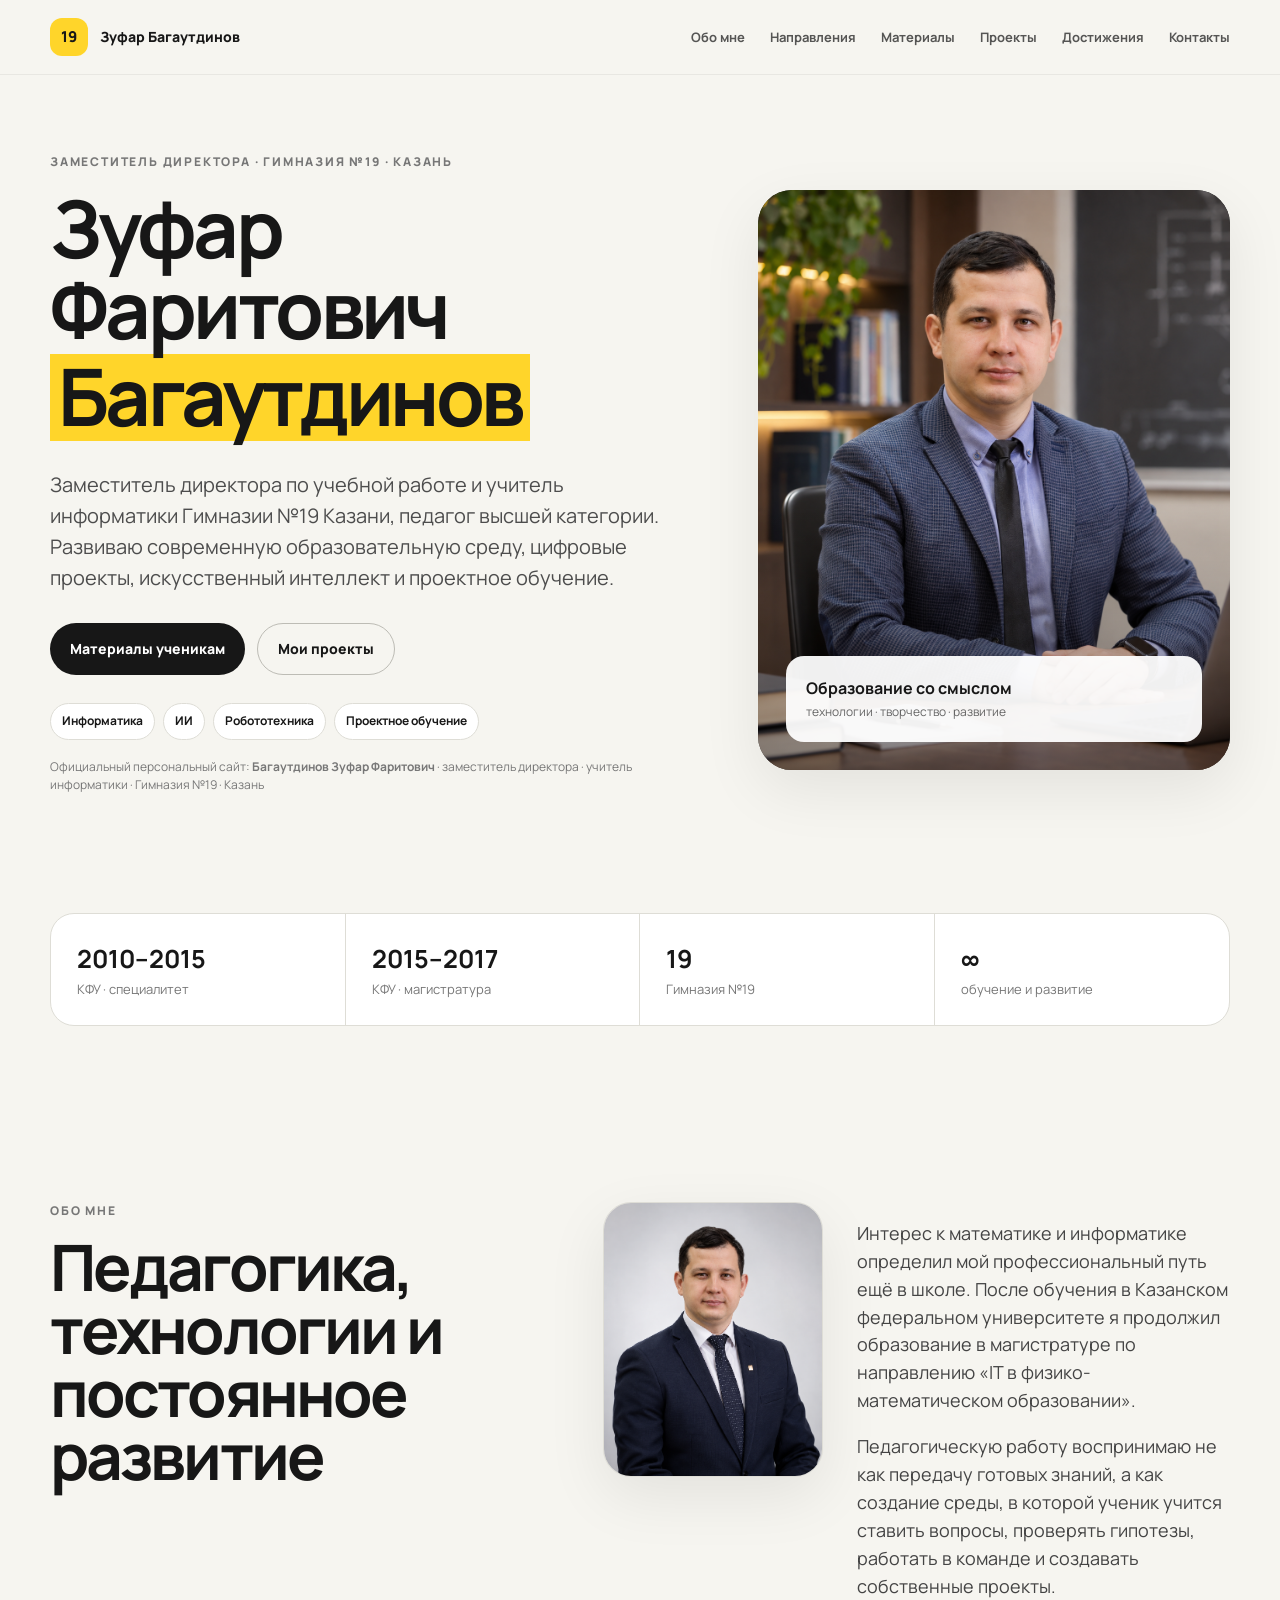
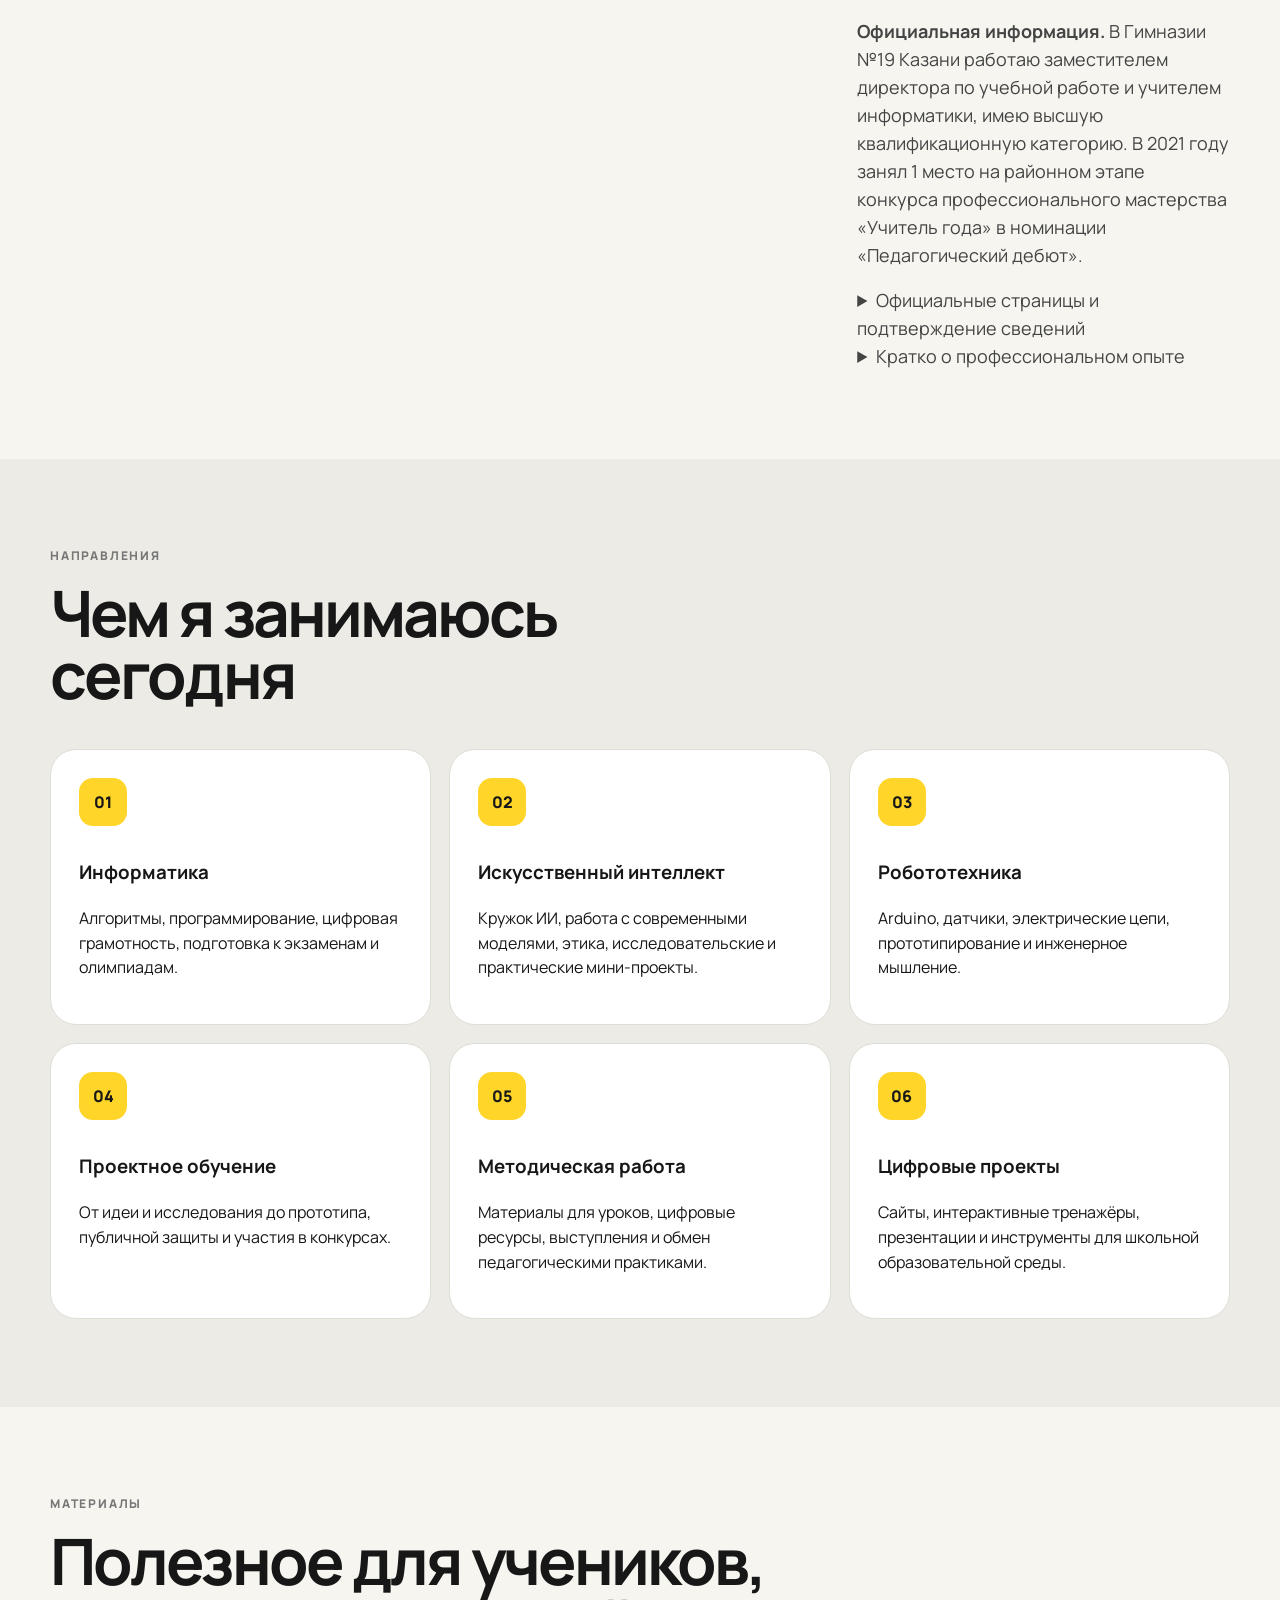
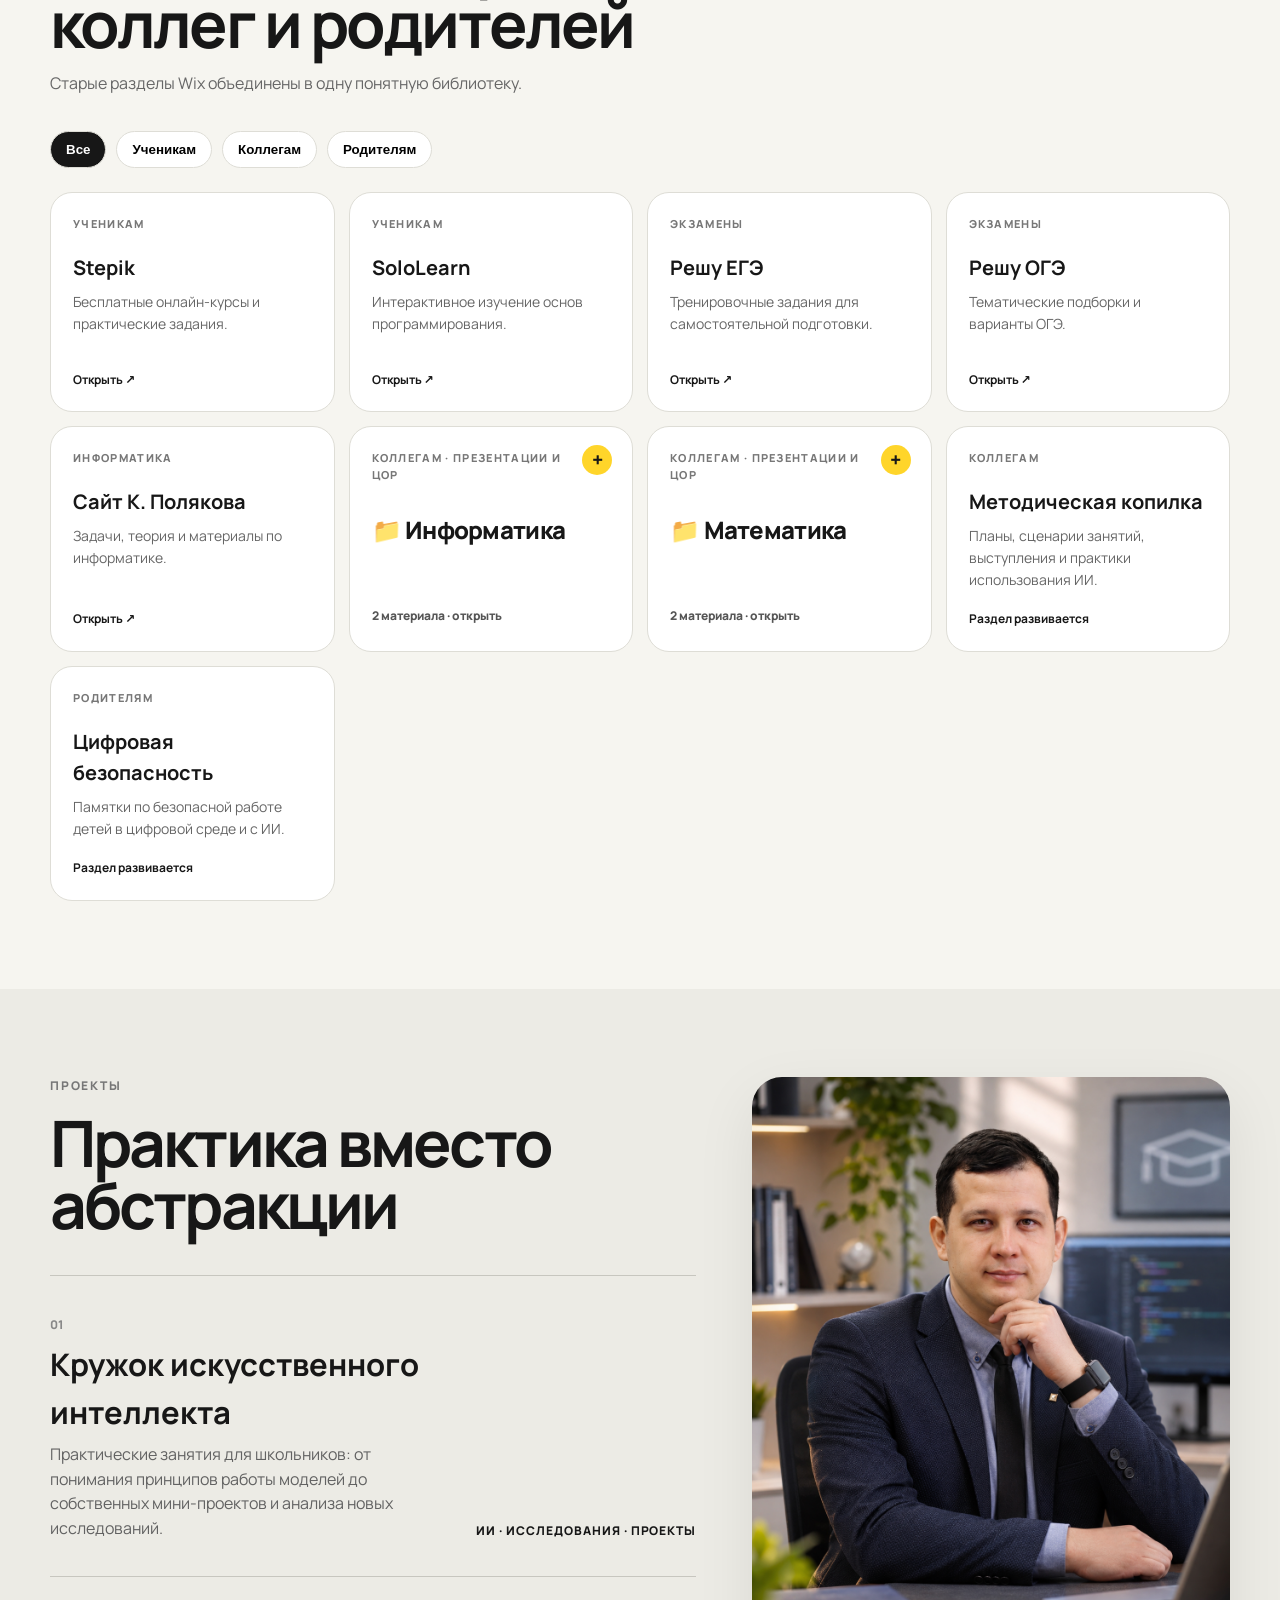
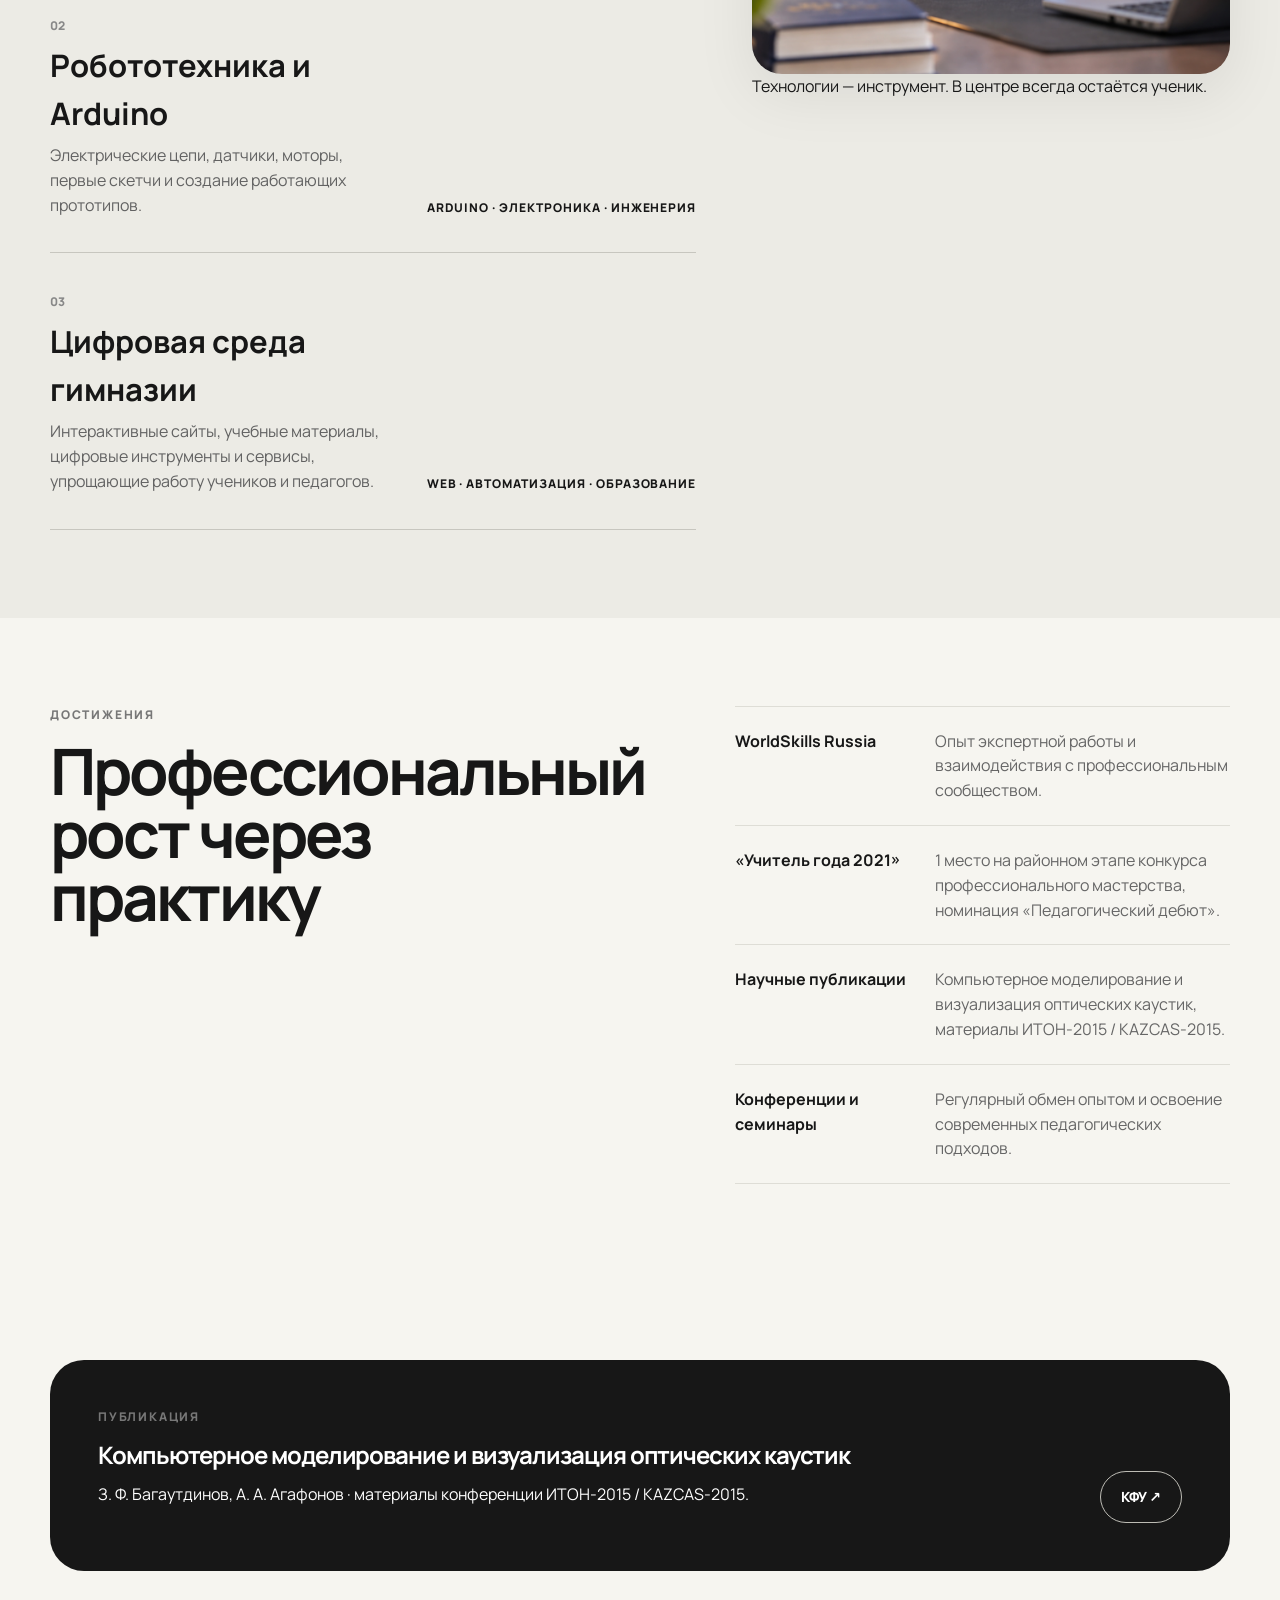
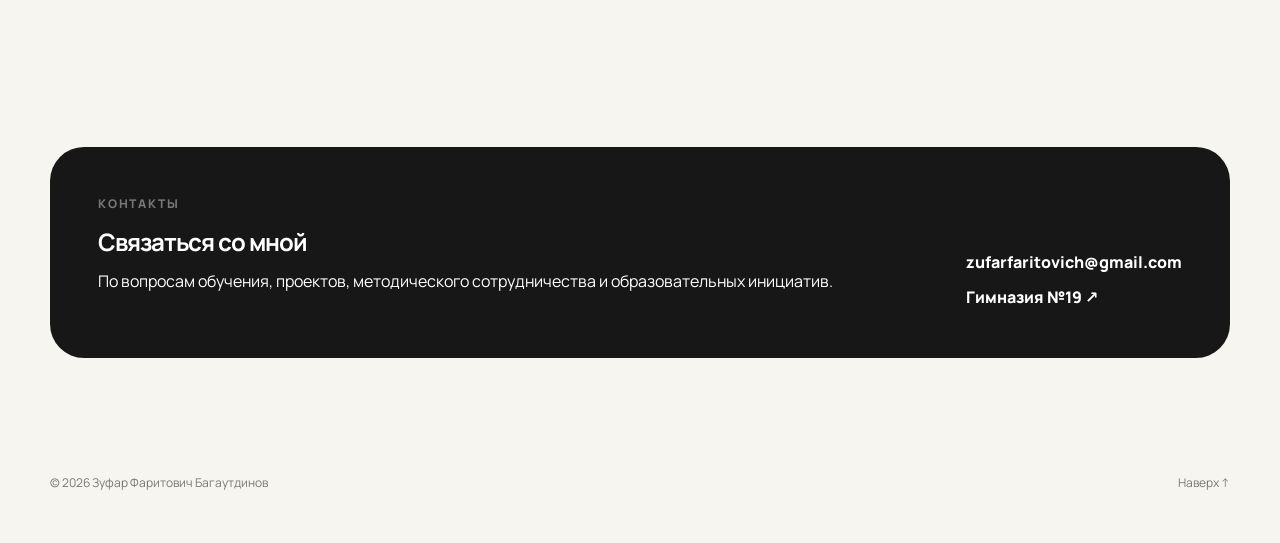
<file: index.html>
<!doctype html>
<html lang="ru">
<head>
  <meta charset="utf-8" />
  <meta name="viewport" content="width=device-width, initial-scale=1" />
  <link rel="canonical" href="https://zufbag19.github.io/zufar-portfolio/" />
  <meta name="robots" content="index, follow, max-image-preview:large, max-snippet:-1, max-video-preview:-1" />
  <meta name="author" content="Зуфар Фаритович Багаутдинов" />
  <meta name="keywords" content="Багаутдинов Зуфар Фаритович, Зуфар Фаритович Багаутдинов, заместитель директора Гимназия 19 Казань, учитель информатики Казань, Гимназия №19 Казань, педагог высшей категории, информатика, искусственный интеллект" />
  <meta property="og:type" content="profile" />
  <meta property="og:locale" content="ru_RU" />
  <meta property="og:site_name" content="Зуфар Фаритович Багаутдинов" />
  <meta property="og:title" content="Багаутдинов Зуфар Фаритович — заместитель директора и учитель информатики, Казань" />
  <meta property="og:description" content="Официальный персональный сайт Зуфара Фаритовича Багаутдинова — заместителя директора по учебной работе и учителя информатики Гимназии №19 Казани." />
  <meta property="og:url" content="https://zufbag19.github.io/zufar-portfolio/" />
  <meta property="og:image" content="https://zufbag19.github.io/zufar-portfolio/portrait-main.png" />
  <meta name="twitter:card" content="summary_large_image" />
  <meta name="twitter:title" content="Багаутдинов Зуфар Фаритович — Гимназия №19, Казань" />
  <meta name="twitter:description" content="Заместитель директора по учебной работе, учитель информатики, педагог высшей категории Гимназии №19 Казани." />
  <meta name="twitter:image" content="https://zufbag19.github.io/zufar-portfolio/portrait-main.png" />
  <meta name="description" content="Багаутдинов Зуфар Фаритович — заместитель директора по учебной работе, учитель информатики и педагог высшей категории Гимназии №19 Казани. Материалы, проекты, ИИ." />
  <title>Багаутдинов Зуфар Фаритович — заместитель директора, учитель информатики | Гимназия №19 Казань</title>
  <link rel="preconnect" href="https://fonts.googleapis.com">
  <link rel="preconnect" href="https://fonts.gstatic.com" crossorigin>
  <link href="https://fonts.googleapis.com/css2?family=Manrope:wght@400;500;600;700;800&display=swap" rel="stylesheet">
  <link rel="stylesheet" href="styles.css" />
  <script type="application/ld+json">
{
  "@context": "https://schema.org",
  "@type": "Person",
  "@id": "https://zufbag19.github.io/zufar-portfolio/#person",
  "name": "Багаутдинов Зуфар Фаритович",
  "alternateName": [
    "Зуфар Фаритович Багаутдинов",
    "Зуфар Багаутдинов",
    "Zuf_it"
  ],
  "url": "https://zufbag19.github.io/zufar-portfolio/",
  "image": "https://zufbag19.github.io/zufar-portfolio/portrait-main.png",
  "jobTitle": [
    "Заместитель директора по учебной работе",
    "Учитель информатики"
  ],
  "description": "Заместитель директора по учебной работе, учитель информатики и педагог высшей категории Гимназии №19 Казани.",
  "worksFor": {
    "@type": "EducationalOrganization",
    "name": "Гимназия №19",
    "url": "https://www.gymn19.ru/",
    "address": {
      "@type": "PostalAddress",
      "addressLocality": "Казань",
      "addressRegion": "Республика Татарстан",
      "addressCountry": "RU"
    }
  },
  "sameAs": [
    "https://www.gymn19.ru/gymnasium/teachers/",
    "https://www.gymn19.ru/gymnasium/staff/",
    "https://edu.tatar.ru/priv/gym_19/page5475833.htm",
    "https://edu.tatar.ru/priv/gym_19/page2602186.htm"
  ],
  "knowsAbout": [
    "Информатика",
    "Искусственный интеллект",
    "Робототехника",
    "Программирование",
    "Цифровое образование",
    "Проектное обучение"
  ],
  "award": [
    "1 место — районный этап конкурса «Учитель года 2021», номинация «Педагогический дебют»",
    "Грамота Управления образования",
    "Грамота Министерства образования и науки Республики Татарстан"
  ]
}
  </script>
</head>
<body>
  <header class="topbar" id="top">
    <div class="container nav-wrap">
      <a class="brand" href="#top" aria-label="На главную">
        <span class="brand-mark">19</span>
        <span class="brand-text">Зуфар Багаутдинов</span>
      </a>
      <button class="menu-btn" aria-label="Открыть меню" aria-expanded="false">☰</button>
      <nav class="nav" aria-label="Основная навигация">
        <a href="#about">Обо мне</a>
        <a href="#directions">Направления</a>
        <a href="#materials">Материалы</a>
        <a href="#projects">Проекты</a>
        <a href="#achievements">Достижения</a>
        <a href="#contacts">Контакты</a>
      </nav>
    </div>
  </header>

  <main>
    <section class="hero section">
      <div class="container hero-grid">
        <div class="hero-copy reveal">
          <div class="eyebrow">Заместитель директора · Гимназия №19 · Казань</div>
          <h1><span class="name-line">Зуфар</span><span class="name-line">Фаритович</span><span class="name-line name-highlight">Багаутдинов</span></h1>
          <p class="hero-lead">Заместитель директора по учебной работе и учитель информатики Гимназии №19 Казани, педагог высшей категории. Развиваю современную образовательную среду, цифровые проекты, искусственный интеллект и проектное обучение.</p>
          <div class="hero-actions">
            <a class="btn primary" href="#materials">Материалы ученикам</a>
            <a class="btn ghost" href="#projects">Мои проекты</a>
          </div>
          <div class="hero-tags">
            <span>Информатика</span><span>ИИ</span><span>Робототехника</span><span>Проектное обучение</span>
          </div>
          <p class="identity-note">Официальный персональный сайт: <strong>Багаутдинов Зуфар Фаритович</strong> · заместитель директора · учитель информатики · Гимназия №19 · Казань</p>
        </div>
        <div class="hero-visual reveal">
          <div class="portrait-card">
            <img class="portrait-photo" src="portrait-main.png" alt="Зуфар Фаритович Багаутдинов — педагог и учитель информатики">
            <div class="portrait-caption">
              <strong>Образование со смыслом</strong>
              <span>технологии · творчество · <a class="stealth-link" href="https://itlyceum-my.sharepoint.com/:f:/g/personal/zufar_itl4u_ru/EvJPiLT2kWlBpdd7exBpeOQBqZ5RbZVm3fm5zXoLIuxMWg?e=Phj515" target="_blank" rel="noopener noreferrer">развитие</a></span>
            </div>
          </div>
        </div>
      </div>
    </section>

    <section class="section stats reveal">
      <div class="container stat-grid">
        <div class="stat"><strong>2010–2015</strong><span>КФУ · специалитет</span></div>
        <div class="stat"><strong>2015–2017</strong><span>КФУ · магистратура</span></div>
        <div class="stat"><strong>19</strong><span>Гимназия №19</span></div>
        <div class="stat"><strong>∞</strong><span>обучение и развитие</span></div>
      </div>
    </section>

    <section class="section" id="about">
      <div class="container split about-grid">
        <div class="section-heading reveal">
          <div class="eyebrow">Обо мне</div>
          <h2>Педагогика, технологии и постоянное развитие</h2>
        </div>
        <div class="about-content reveal">
          <img class="about-photo" src="portrait-about.png" alt="Официальный портрет Зуфара Фаритовича Багаутдинова">
          <div class="prose">
          <p>Интерес к математике и информатике определил мой профессиональный путь ещё в школе. После обучения в Казанском федеральном университете я продолжил образование в магистратуре по направлению «IT в физико-математическом образовании».</p>
          <p>Педагогическую работу воспринимаю не как передачу готовых знаний, а как создание среды, в которой ученик учится ставить вопросы, проверять гипотезы, работать в команде и создавать собственные проекты.</p>
          <p><strong>Официальная информация.</strong> В Гимназии №19 Казани работаю заместителем директора по учебной работе и учителем информатики, имею высшую квалификационную категорию. В 2021 году занял 1 место на районном этапе конкурса профессионального мастерства «Учитель года» в номинации «Педагогический дебют».</p>
          <details>
            <summary>Официальные страницы и подтверждение сведений</summary>
            <p>
              <a href="https://www.gymn19.ru/gymnasium/teachers/" target="_blank" rel="noopener">Профиль педагога на сайте Гимназии №19 ↗</a><br>
              <a href="https://edu.tatar.ru/priv/gym_19/page5475833.htm" target="_blank" rel="noopener">Профиль на «Электронном образовании Республики Татарстан» ↗</a><br>
              <a href="https://edu.tatar.ru/priv/gym_19/page2602186.htm" target="_blank" rel="noopener">Ответственный за организацию ГИА-9 в Гимназии №19 ↗</a>
            </p>
          </details>
          <details>
            <summary>Кратко о профессиональном опыте</summary>
            <p>Опыт участия в WorldSkills, научно-практических конференциях, семинарах и профессиональных педагогических сообществах сформировал устойчивый интерес к современным образовательным технологиям, проектной деятельности и развитию цифровой культуры.</p>
          </details>
          </div>
        </div>
      </div>
    </section>

    <section class="section alt" id="directions">
      <div class="container">
        <div class="section-heading reveal">
          <div class="eyebrow">Направления</div>
          <h2>Чем я занимаюсь сегодня</h2>
        </div>
        <div class="cards grid-3">
          <article class="card reveal"><div class="icon">01</div><h3>Информатика</h3><p>Алгоритмы, программирование, цифровая грамотность, подготовка к экзаменам и олимпиадам.</p></article>
          <article class="card reveal"><div class="icon">02</div><h3>Искусственный интеллект</h3><p>Кружок ИИ, работа с современными моделями, этика, исследовательские и практические мини-проекты.</p></article>
          <article class="card reveal"><div class="icon">03</div><h3>Робототехника</h3><p>Arduino, датчики, электрические цепи, прототипирование и инженерное мышление.</p></article>
          <article class="card reveal"><div class="icon">04</div><h3>Проектное обучение</h3><p>От идеи и исследования до прототипа, публичной защиты и участия в конкурсах.</p></article>
          <article class="card reveal"><div class="icon">05</div><h3>Методическая работа</h3><p>Материалы для уроков, цифровые ресурсы, выступления и обмен педагогическими практиками.</p></article>
          <article class="card reveal"><div class="icon">06</div><h3>Цифровые проекты</h3><p>Сайты, интерактивные тренажёры, презентации и инструменты для школьной образовательной среды.</p></article>
        </div>
      </div>
    </section>

    <section class="section" id="materials">
      <div class="container">
        <div class="section-heading reveal">
          <div class="eyebrow">Материалы</div>
          <h2>Полезное для учеников, коллег и родителей</h2>
          <p>Старые разделы Wix объединены в одну понятную библиотеку.</p>
        </div>
        <div class="filters reveal" role="group" aria-label="Фильтр материалов">
          <button class="filter active" data-filter="all">Все</button>
          <button class="filter" data-filter="student">Ученикам</button>
          <button class="filter" data-filter="teacher">Коллегам</button>
          <button class="filter" data-filter="parent">Родителям</button>
        </div>
        <div class="materials-grid">
          <a class="material reveal" data-cat="student" href="https://stepik.org" target="_blank" rel="noopener"><span>Ученикам</span><h3>Stepik</h3><p>Бесплатные онлайн-курсы и практические задания.</p><b>Открыть ↗</b></a>
          <a class="material reveal" data-cat="student" href="https://www.sololearn.com" target="_blank" rel="noopener"><span>Ученикам</span><h3>SoloLearn</h3><p>Интерактивное изучение основ программирования.</p><b>Открыть ↗</b></a>
          <a class="material reveal" data-cat="student" href="https://ege.sdamgia.ru" target="_blank" rel="noopener"><span>Экзамены</span><h3>Решу ЕГЭ</h3><p>Тренировочные задания для самостоятельной подготовки.</p><b>Открыть ↗</b></a>
          <a class="material reveal" data-cat="student" href="https://oge.sdamgia.ru" target="_blank" rel="noopener"><span>Экзамены</span><h3>Решу ОГЭ</h3><p>Тематические подборки и варианты ОГЭ.</p><b>Открыть ↗</b></a>
          <a class="material reveal" data-cat="student teacher" href="https://kpolyakov.spb.ru" target="_blank" rel="noopener"><span>Информатика</span><h3>Сайт К. Полякова</h3><p>Задачи, теория и материалы по информатике.</p><b>Открыть ↗</b></a>

          <details class="material subject-folder reveal" data-cat="teacher">
            <summary>
              <span class="folder-kicker">Коллегам · Презентации и ЦОР</span>
              <span class="folder-title">📁 Информатика</span>
              <span class="folder-meta">2 материала · открыть</span>
            </summary>
            <div class="folder-content">
              <a class="folder-item lesson-material" href="materials/kodirovanie-informacii.html">
                <span>Информатика · интерактив</span>
                <h4>Кодирование информации</h4>
                <p>Интерактивная HTML‑презентация: теория, визуализация и задания.</p>
                <b>Запустить презентацию →</b>
              </a>
              <a class="folder-item lesson-material" href="materials/ip-adresa-zadanie-10.html">
                <span>Информатика · ЕГЭ</span>
                <h4>IP‑адреса — задание 10</h4>
                <p>Адрес сети, маска, узлы и пошаговый разбор задач.</p>
                <b>Запустить презентацию →</b>
              </a>
            </div>
          </details>

          <details class="material subject-folder reveal" data-cat="teacher">
            <summary>
              <span class="folder-kicker">Коллегам · Презентации и ЦОР</span>
              <span class="folder-title">📁 Математика</span>
              <span class="folder-meta">2 материала · открыть</span>
            </summary>
            <div class="folder-content">
              <a class="folder-item lesson-material" href="materials/progressii-11.html">
                <span>Математика · 11 класс</span>
                <h4>Арифметическая и геометрическая прогрессии</h4>
                <p>Формулы, примеры, интерактивный разбор и практика.</p>
                <b>Запустить презентацию →</b>
              </a>
              <a class="folder-item lesson-material" href="materials/veroyatnost-11.html">
                <span>Математика · 11 класс</span>
                <h4>Вероятность</h4>
                <p>Классическая вероятность, независимые события и задачи.</p>
                <b>Запустить презентацию →</b>
              </a>
            </div>
          </details>

          <div class="material reveal" data-cat="teacher"><span>Коллегам</span><h3>Методическая копилка</h3><p>Планы, сценарии занятий, выступления и практики использования ИИ.</p><b>Раздел развивается</b></div>
          <div class="material reveal" data-cat="parent"><span>Родителям</span><h3>Цифровая безопасность</h3><p>Памятки по безопасной работе детей в цифровой среде и с ИИ.</p><b>Раздел развивается</b></div>
        </div>
      </div>
    </section>

    <section class="section alt" id="projects">
      <div class="container projects-layout">
        <div class="projects-copy">
          <div class="section-heading reveal"><div class="eyebrow">Проекты</div><h2>Практика вместо абстракции</h2></div>
          <div class="project-list">
          <article class="project reveal"><div><span class="project-no">01</span><h3>Кружок искусственного интеллекта</h3><p>Практические занятия для школьников: от понимания принципов работы моделей до собственных мини-проектов и анализа новых исследований.</p></div><div class="project-meta">ИИ · исследования · проекты</div></article>
          <article class="project reveal"><div><span class="project-no">02</span><h3>Робототехника и Arduino</h3><p>Электрические цепи, датчики, моторы, первые скетчи и создание работающих прототипов.</p></div><div class="project-meta">Arduino · электроника · инженерия</div></article>
          <article class="project reveal"><div><span class="project-no">03</span><h3>Цифровая среда гимназии</h3><p>Интерактивные сайты, учебные материалы, цифровые инструменты и сервисы, упрощающие работу учеников и педагогов.</p></div><div class="project-meta">web · автоматизация · образование</div></article>
          </div>
        </div>
        <figure class="tech-photo-wrap reveal">
          <img class="tech-photo" src="portrait-tech.png" alt="Зуфар Фаритович Багаутдинов в современном цифровом образовательном пространстве">
          <figcaption>Технологии — инструмент. В центре всегда остаётся ученик.</figcaption>
        </figure>
      </div>
    </section>

    <section class="section" id="achievements">
      <div class="container split">
        <div class="section-heading reveal"><div class="eyebrow">Достижения</div><h2>Профессиональный рост через практику</h2></div>
        <div class="timeline reveal">
          <div class="timeline-item"><b>WorldSkills Russia</b><span>Опыт экспертной работы и взаимодействия с профессиональным сообществом.</span></div>
          <div class="timeline-item"><b>«Учитель года 2021»</b><span>1 место на районном этапе конкурса профессионального мастерства, номинация «Педагогический дебют».</span></div>
          <div class="timeline-item"><b>Научные публикации</b><span>Компьютерное моделирование и визуализация оптических каустик, материалы ИТОН-2015 / KAZCAS-2015.</span></div>
          <div class="timeline-item"><b>Конференции и семинары</b><span>Регулярный обмен опытом и освоение современных педагогических подходов.</span></div>
        </div>
      </div>
    </section>

    <section class="section publication">
      <div class="container publication-card reveal">
        <div><div class="eyebrow">Публикация</div><h2>Компьютерное моделирование и визуализация оптических каустик</h2><p>З. Ф. Багаутдинов, А. А. Агафонов · материалы конференции ИТОН-2015 / KAZCAS-2015.</p></div>
        <a class="btn ghost" href="https://kpfu.ru" target="_blank" rel="noopener">КФУ ↗</a>
      </div>
    </section>

    <section class="section contact" id="contacts">
      <div class="container contact-card reveal">
        <div><div class="eyebrow">Контакты</div><h2>Связаться со мной</h2><p>По вопросам обучения, проектов, методического сотрудничества и образовательных инициатив.</p></div>
        <div class="contact-links">
          <a href="mailto:zufarfaritovich@gmail.com">zufarfaritovich@gmail.com</a>
          <a href="https://www.gymn19.ru/" target="_blank" rel="noopener">Гимназия №19 ↗</a>
        </div>
      </div>
    </section>
  </main>

  <footer>
    <div class="container footer-wrap"><span>© <span id="year"></span> Зуфар Фаритович Багаутдинов</span><a href="#top">Наверх ↑</a></div>
  </footer>

  <script src="script.js"></script>
</body>
</html>
</file>
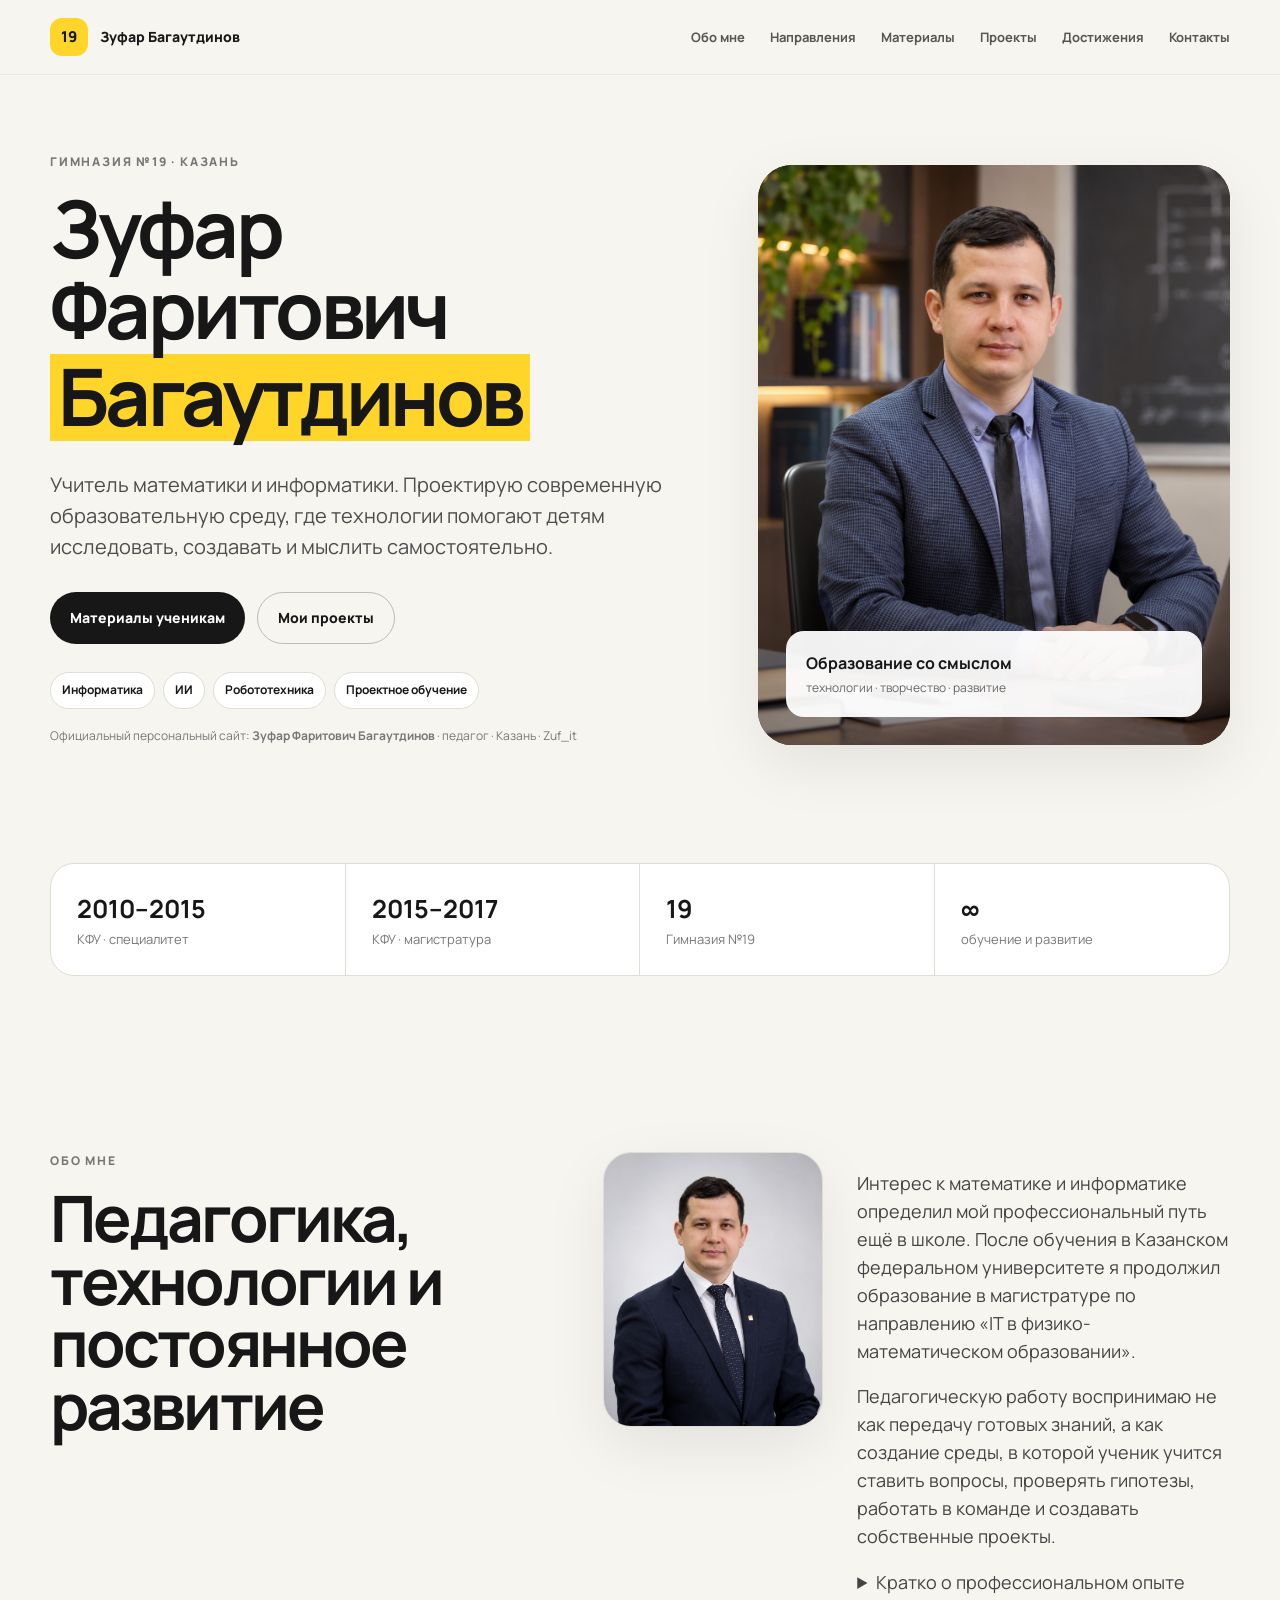
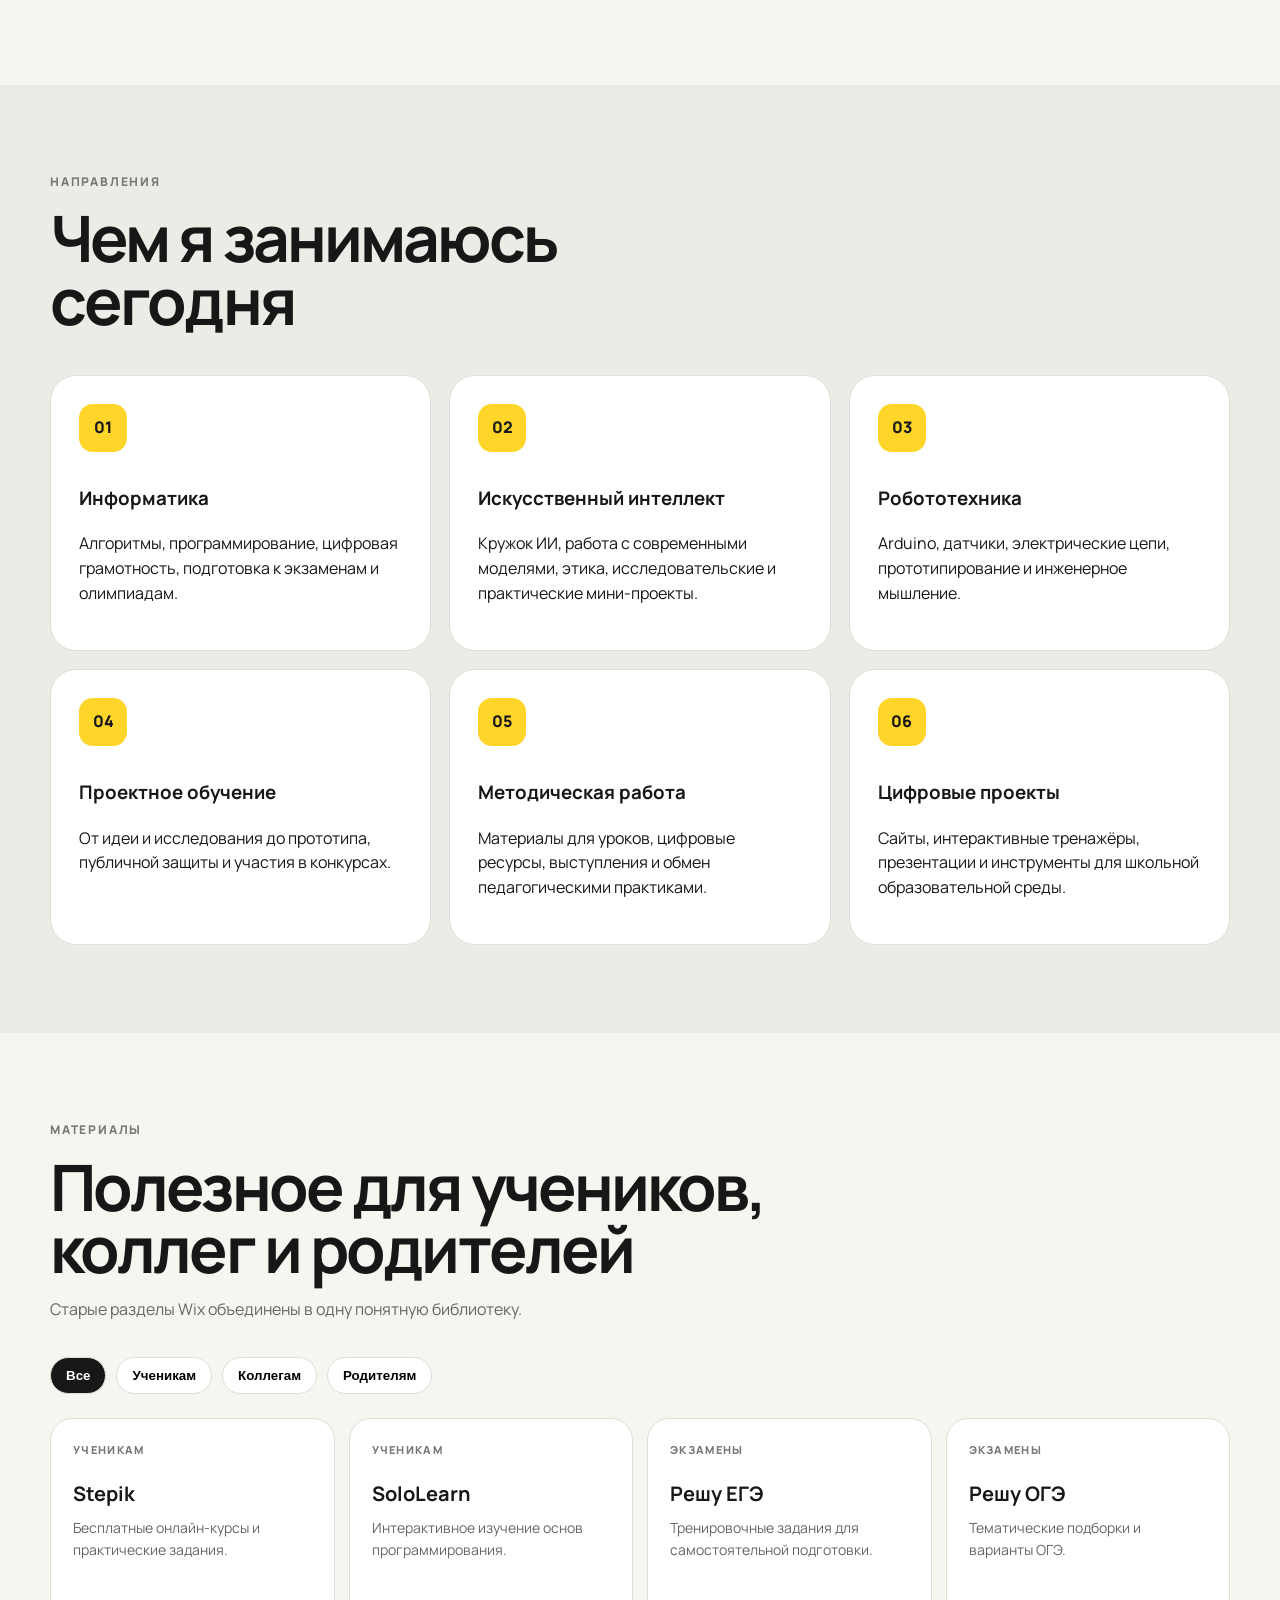
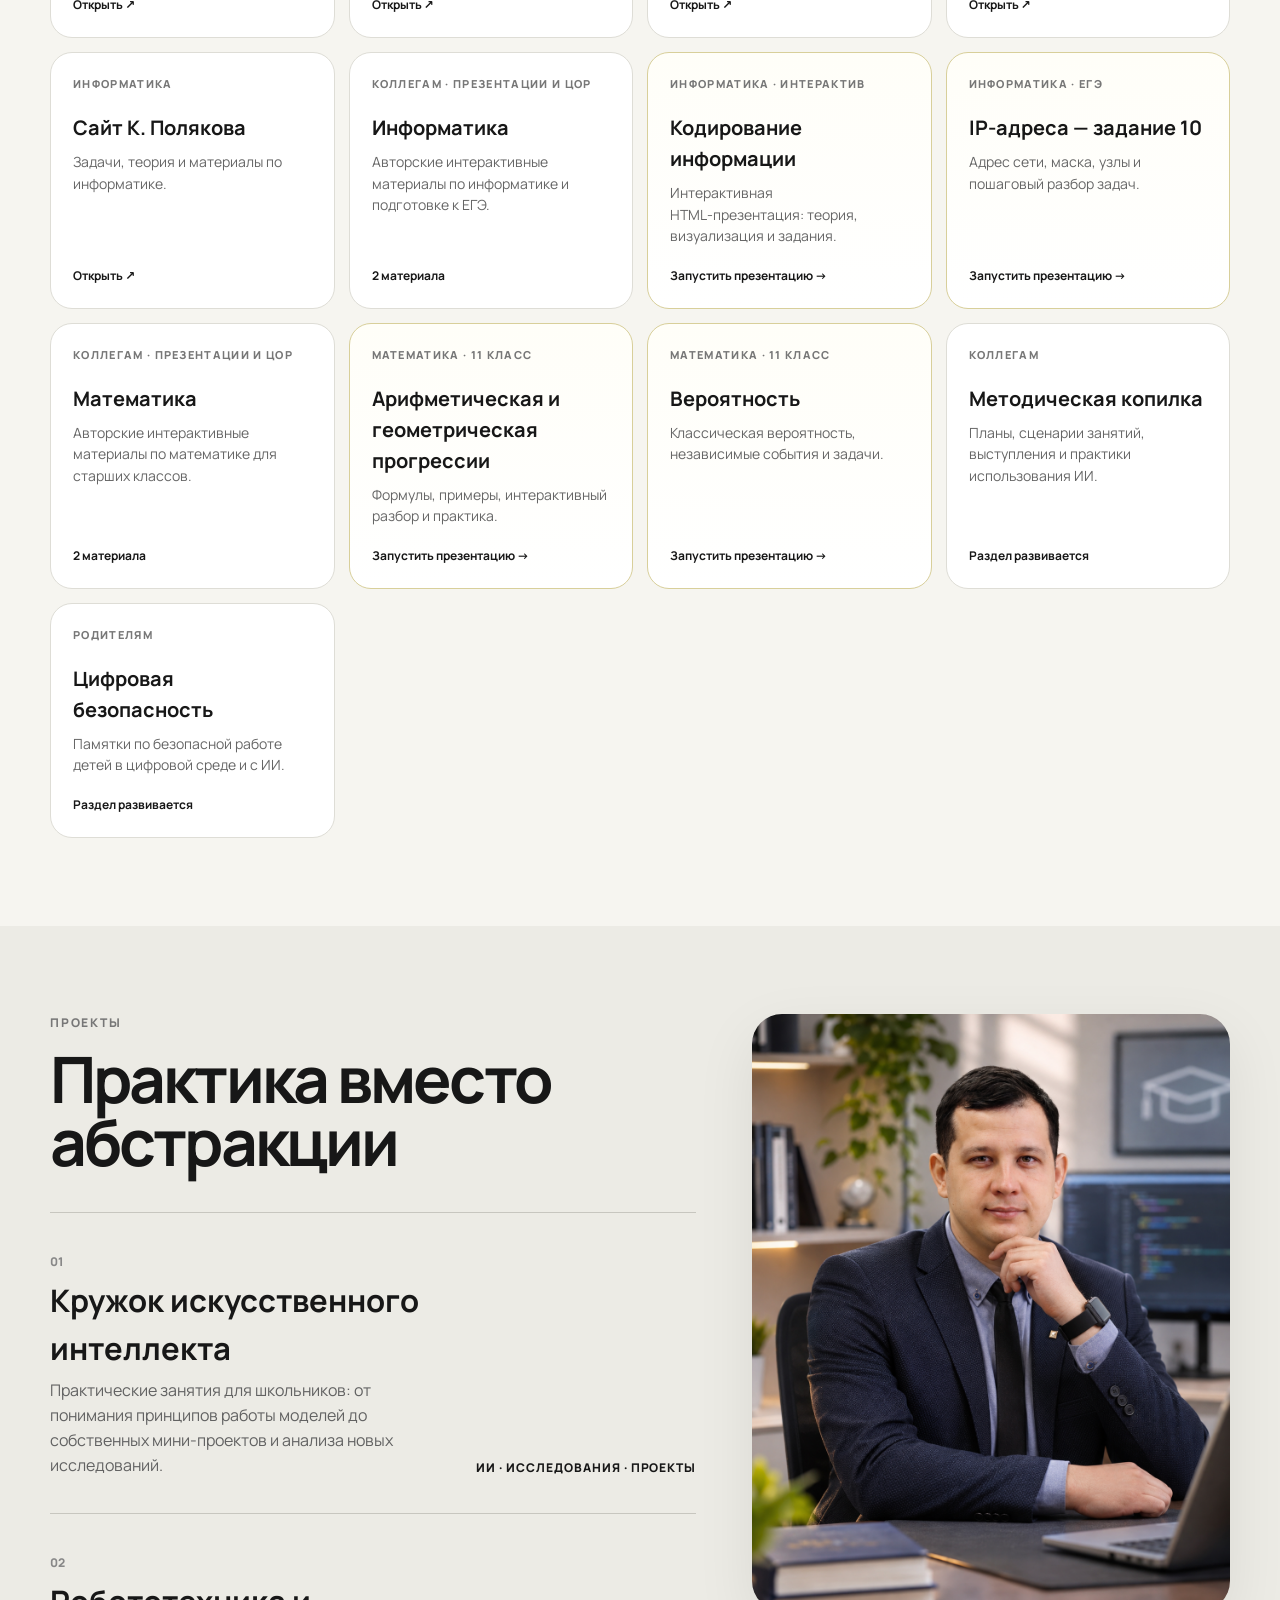
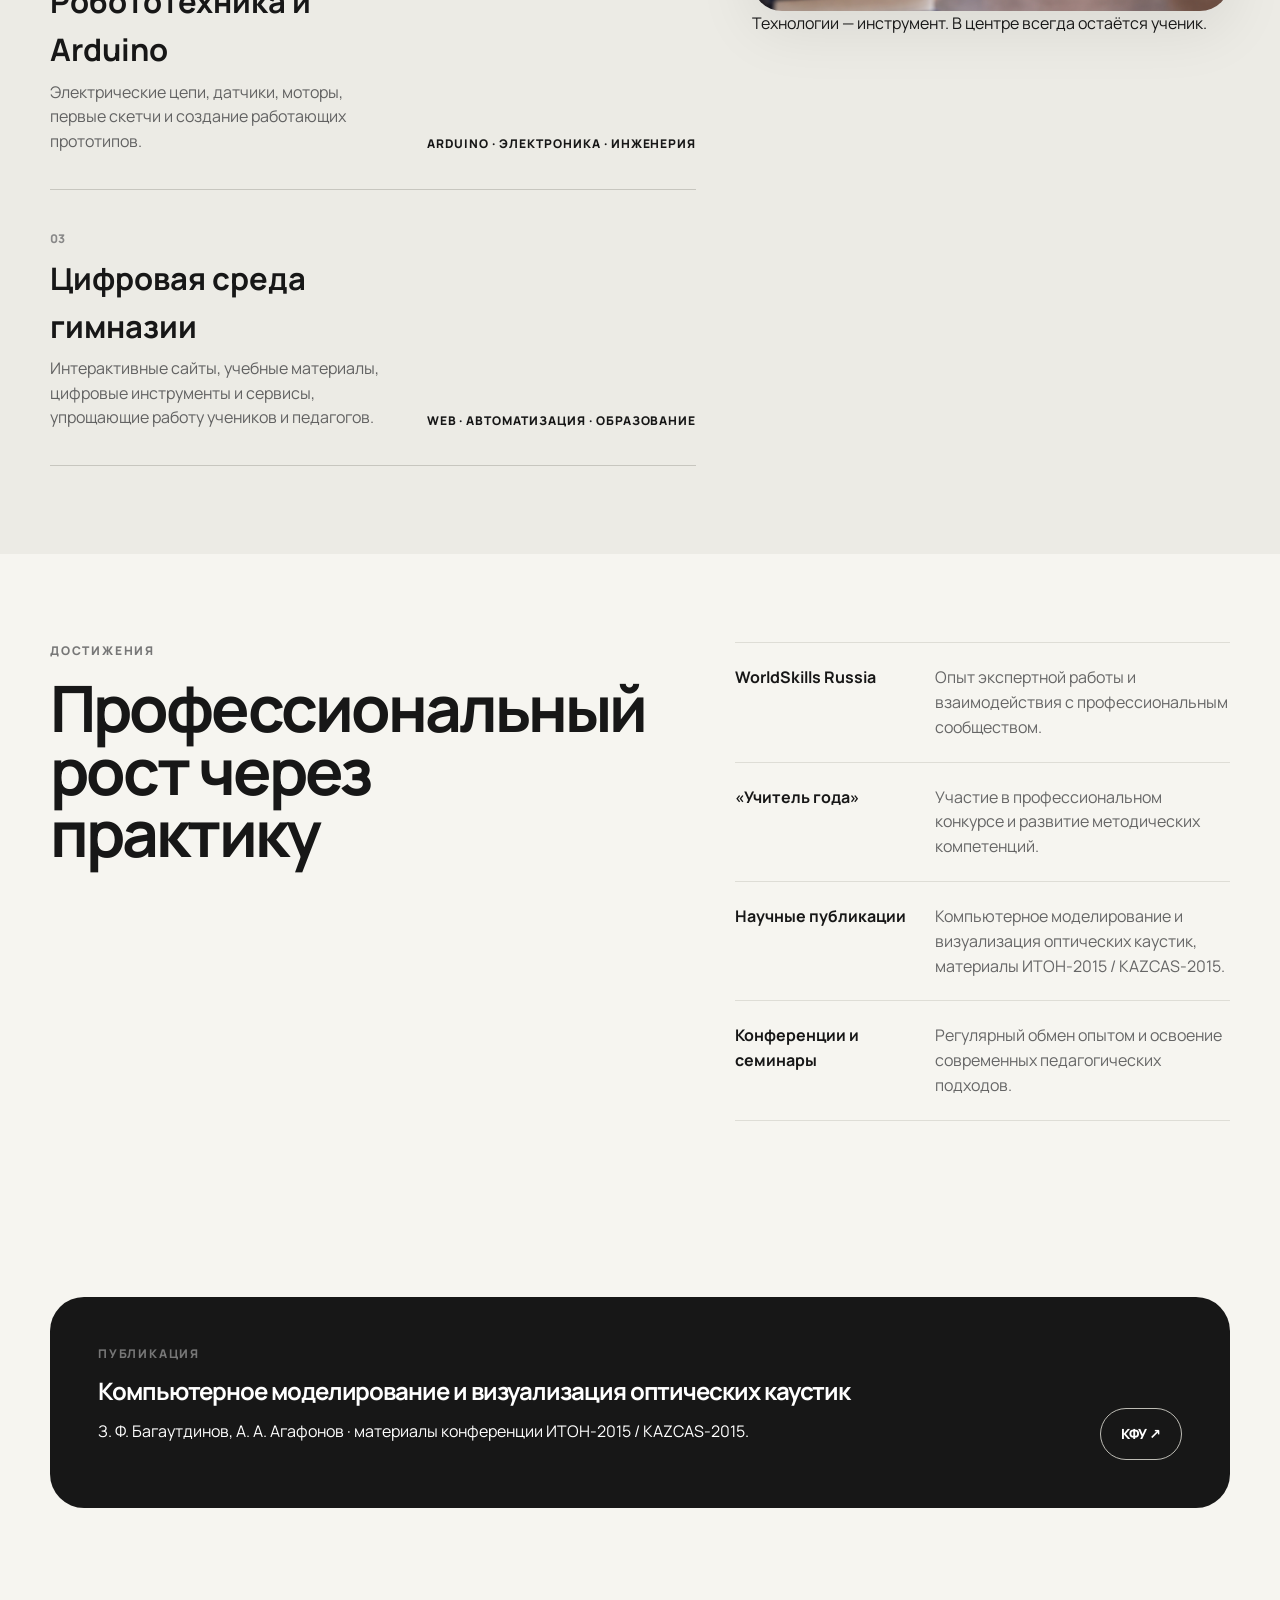
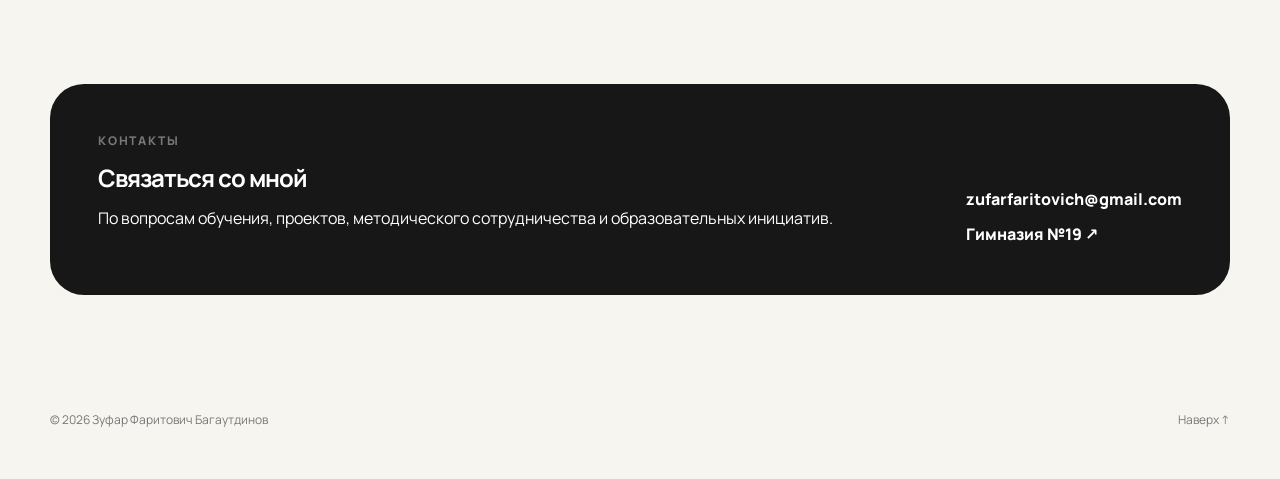
<file: index (1).html>
<!doctype html>
<html lang="ru">
<head>
  <meta charset="utf-8" />
  <meta name="viewport" content="width=device-width, initial-scale=1" />
  <link rel="canonical" href="https://zufbag19.github.io/zufar-portfolio/" />
  <meta name="robots" content="index, follow, max-image-preview:large, max-snippet:-1, max-video-preview:-1" />
  <meta name="author" content="Зуфар Фаритович Багаутдинов" />
  <meta name="keywords" content="Зуфар Фаритович Багаутдинов, Зуфар Багаутдинов, Зуфар Фаритович, Зуфар, Zuf_it, учитель информатики Казань, Гимназия 19 Казань, педагог информатика ИИ" />
  <meta property="og:type" content="profile" />
  <meta property="og:locale" content="ru_RU" />
  <meta property="og:site_name" content="Зуфар Фаритович Багаутдинов" />
  <meta property="og:title" content="Зуфар Фаритович Багаутдинов — педагог, информатика, ИИ" />
  <meta property="og:description" content="Персональный сайт Зуфара Фаритовича Багаутдинова: информатика, искусственный интеллект, робототехника, математика, проекты и материалы для учеников." />
  <meta property="og:url" content="https://zufbag19.github.io/zufar-portfolio/" />
  <meta property="og:image" content="https://zufbag19.github.io/zufar-portfolio/portrait-main.png" />
  <meta name="twitter:card" content="summary_large_image" />
  <meta name="twitter:title" content="Зуфар Фаритович Багаутдинов — педагог, информатика, ИИ" />
  <meta name="twitter:description" content="Персональный сайт педагога Зуфара Фаритовича Багаутдинова, Гимназия №19, Казань." />
  <meta name="twitter:image" content="https://zufbag19.github.io/zufar-portfolio/portrait-main.png" />
  <meta name="description" content="Зуфар Фаритович Багаутдинов — учитель информатики и математики Гимназии №19 Казани. ИИ, робототехника, проекты, ЕГЭ/ОГЭ и интерактивные материалы для учеников." />
  <title>Зуфар Фаритович Багаутдинов — учитель информатики и математики, Казань</title>
  <link rel="preconnect" href="https://fonts.googleapis.com">
  <link rel="preconnect" href="https://fonts.gstatic.com" crossorigin>
  <link href="https://fonts.googleapis.com/css2?family=Manrope:wght@400;500;600;700;800&display=swap" rel="stylesheet">
  <link rel="stylesheet" href="styles.css" />
  <script type="application/ld+json">
  {
    "@context": "https://schema.org",
    "@type": "Person",
    "name": "Зуфар Фаритович Багаутдинов",
    "alternateName": ["Зуфар Багаутдинов", "Зуфар Фаритович", "Зуфар", "Zuf_it"],
    "url": "https://zufbag19.github.io/zufar-portfolio/",
    "image": "https://zufbag19.github.io/zufar-portfolio/portrait-main.png",
    "jobTitle": ["Учитель информатики", "Учитель математики"],
    "worksFor": {
      "@type": "EducationalOrganization",
      "name": "Гимназия №19",
      "url": "https://www.gymn19.ru/",
      "address": {"@type":"PostalAddress","addressLocality":"Казань","addressRegion":"Республика Татарстан","addressCountry":"RU"}
    },
    "knowsAbout": ["Информатика", "Математика", "Искусственный интеллект", "Робототехника", "Программирование", "Цифровое образование"]
  }
  </script>
</head>
<body>
  <header class="topbar" id="top">
    <div class="container nav-wrap">
      <a class="brand" href="#top" aria-label="На главную">
        <span class="brand-mark">19</span>
        <span class="brand-text">Зуфар Багаутдинов</span>
      </a>
      <button class="menu-btn" aria-label="Открыть меню" aria-expanded="false">☰</button>
      <nav class="nav" aria-label="Основная навигация">
        <a href="#about">Обо мне</a>
        <a href="#directions">Направления</a>
        <a href="#materials">Материалы</a>
        <a href="#projects">Проекты</a>
        <a href="#achievements">Достижения</a>
        <a href="#contacts">Контакты</a>
      </nav>
    </div>
  </header>

  <main>
    <section class="hero section">
      <div class="container hero-grid">
        <div class="hero-copy reveal">
          <div class="eyebrow">Гимназия №19 · Казань</div>
          <h1><span class="name-line">Зуфар</span><span class="name-line">Фаритович</span><span class="name-line name-highlight">Багаутдинов</span></h1>
          <p class="hero-lead">Учитель математики и информатики. Проектирую современную образовательную среду, где технологии помогают детям исследовать, создавать и мыслить самостоятельно.</p>
          <div class="hero-actions">
            <a class="btn primary" href="#materials">Материалы ученикам</a>
            <a class="btn ghost" href="#projects">Мои проекты</a>
          </div>
          <div class="hero-tags">
            <span>Информатика</span><span>ИИ</span><span>Робототехника</span><span>Проектное обучение</span>
          </div>
          <p class="identity-note">Официальный персональный сайт: <strong>Зуфар Фаритович Багаутдинов</strong> · педагог · Казань · Zuf_it</p>
        </div>
        <div class="hero-visual reveal">
          <div class="portrait-card">
            <img class="portrait-photo" src="portrait-main.png" alt="Зуфар Фаритович Багаутдинов — педагог и учитель информатики">
            <div class="portrait-caption">
              <strong>Образование со смыслом</strong>
              <span>технологии · творчество · <a class="stealth-link" href="https://itlyceum-my.sharepoint.com/:f:/g/personal/zufar_itl4u_ru/EvJPiLT2kWlBpdd7exBpeOQBqZ5RbZVm3fm5zXoLIuxMWg?e=Phj515" target="_blank" rel="noopener noreferrer">развитие</a></span>
            </div>
          </div>
        </div>
      </div>
    </section>

    <section class="section stats reveal">
      <div class="container stat-grid">
        <div class="stat"><strong>2010–2015</strong><span>КФУ · специалитет</span></div>
        <div class="stat"><strong>2015–2017</strong><span>КФУ · магистратура</span></div>
        <div class="stat"><strong>19</strong><span>Гимназия №19</span></div>
        <div class="stat"><strong>∞</strong><span>обучение и развитие</span></div>
      </div>
    </section>

    <section class="section" id="about">
      <div class="container split about-grid">
        <div class="section-heading reveal">
          <div class="eyebrow">Обо мне</div>
          <h2>Педагогика, технологии и постоянное развитие</h2>
        </div>
        <div class="about-content reveal">
          <img class="about-photo" src="portrait-about.png" alt="Официальный портрет Зуфара Фаритовича Багаутдинова">
          <div class="prose">
          <p>Интерес к математике и информатике определил мой профессиональный путь ещё в школе. После обучения в Казанском федеральном университете я продолжил образование в магистратуре по направлению «IT в физико-математическом образовании».</p>
          <p>Педагогическую работу воспринимаю не как передачу готовых знаний, а как создание среды, в которой ученик учится ставить вопросы, проверять гипотезы, работать в команде и создавать собственные проекты.</p>
          <details>
            <summary>Кратко о профессиональном опыте</summary>
            <p>Опыт участия в WorldSkills, научно-практических конференциях, семинарах и профессиональных педагогических сообществах сформировал устойчивый интерес к современным образовательным технологиям, проектной деятельности и развитию цифровой культуры.</p>
          </details>
          </div>
        </div>
      </div>
    </section>

    <section class="section alt" id="directions">
      <div class="container">
        <div class="section-heading reveal">
          <div class="eyebrow">Направления</div>
          <h2>Чем я занимаюсь сегодня</h2>
        </div>
        <div class="cards grid-3">
          <article class="card reveal"><div class="icon">01</div><h3>Информатика</h3><p>Алгоритмы, программирование, цифровая грамотность, подготовка к экзаменам и олимпиадам.</p></article>
          <article class="card reveal"><div class="icon">02</div><h3>Искусственный интеллект</h3><p>Кружок ИИ, работа с современными моделями, этика, исследовательские и практические мини-проекты.</p></article>
          <article class="card reveal"><div class="icon">03</div><h3>Робототехника</h3><p>Arduino, датчики, электрические цепи, прототипирование и инженерное мышление.</p></article>
          <article class="card reveal"><div class="icon">04</div><h3>Проектное обучение</h3><p>От идеи и исследования до прототипа, публичной защиты и участия в конкурсах.</p></article>
          <article class="card reveal"><div class="icon">05</div><h3>Методическая работа</h3><p>Материалы для уроков, цифровые ресурсы, выступления и обмен педагогическими практиками.</p></article>
          <article class="card reveal"><div class="icon">06</div><h3>Цифровые проекты</h3><p>Сайты, интерактивные тренажёры, презентации и инструменты для школьной образовательной среды.</p></article>
        </div>
      </div>
    </section>

    <section class="section" id="materials">
      <div class="container">
        <div class="section-heading reveal">
          <div class="eyebrow">Материалы</div>
          <h2>Полезное для учеников, коллег и родителей</h2>
          <p>Старые разделы Wix объединены в одну понятную библиотеку.</p>
        </div>
        <div class="filters reveal" role="group" aria-label="Фильтр материалов">
          <button class="filter active" data-filter="all">Все</button>
          <button class="filter" data-filter="student">Ученикам</button>
          <button class="filter" data-filter="teacher">Коллегам</button>
          <button class="filter" data-filter="parent">Родителям</button>
        </div>
        <div class="materials-grid">
          <a class="material reveal" data-cat="student" href="https://stepik.org" target="_blank" rel="noopener"><span>Ученикам</span><h3>Stepik</h3><p>Бесплатные онлайн-курсы и практические задания.</p><b>Открыть ↗</b></a>
          <a class="material reveal" data-cat="student" href="https://www.sololearn.com" target="_blank" rel="noopener"><span>Ученикам</span><h3>SoloLearn</h3><p>Интерактивное изучение основ программирования.</p><b>Открыть ↗</b></a>
          <a class="material reveal" data-cat="student" href="https://ege.sdamgia.ru" target="_blank" rel="noopener"><span>Экзамены</span><h3>Решу ЕГЭ</h3><p>Тренировочные задания для самостоятельной подготовки.</p><b>Открыть ↗</b></a>
          <a class="material reveal" data-cat="student" href="https://oge.sdamgia.ru" target="_blank" rel="noopener"><span>Экзамены</span><h3>Решу ОГЭ</h3><p>Тематические подборки и варианты ОГЭ.</p><b>Открыть ↗</b></a>
          <a class="material reveal" data-cat="student teacher" href="https://kpolyakov.spb.ru" target="_blank" rel="noopener"><span>Информатика</span><h3>Сайт К. Полякова</h3><p>Задачи, теория и материалы по информатике.</p><b>Открыть ↗</b></a>

          <div class="material reveal" data-cat="teacher">
            <span>Коллегам · Презентации и ЦОР</span>
            <h3>Информатика</h3>
            <p>Авторские интерактивные материалы по информатике и подготовке к ЕГЭ.</p>
            <b>2 материала</b>
          </div>
          <a class="material reveal lesson-material" data-cat="teacher" href="materials/kodirovanie-informacii.html"><span>Информатика · интерактив</span><h3>Кодирование информации</h3><p>Интерактивная HTML‑презентация: теория, визуализация и задания.</p><b>Запустить презентацию →</b></a>
          <a class="material reveal lesson-material" data-cat="teacher" href="materials/ip-adresa-zadanie-10.html"><span>Информатика · ЕГЭ</span><h3>IP‑адреса — задание 10</h3><p>Адрес сети, маска, узлы и пошаговый разбор задач.</p><b>Запустить презентацию →</b></a>

          <div class="material reveal" data-cat="teacher">
            <span>Коллегам · Презентации и ЦОР</span>
            <h3>Математика</h3>
            <p>Авторские интерактивные материалы по математике для старших классов.</p>
            <b>2 материала</b>
          </div>
          <a class="material reveal lesson-material" data-cat="teacher" href="materials/progressii-11.html"><span>Математика · 11 класс</span><h3>Арифметическая и геометрическая прогрессии</h3><p>Формулы, примеры, интерактивный разбор и практика.</p><b>Запустить презентацию →</b></a>
          <a class="material reveal lesson-material" data-cat="teacher" href="materials/veroyatnost-11.html"><span>Математика · 11 класс</span><h3>Вероятность</h3><p>Классическая вероятность, независимые события и задачи.</p><b>Запустить презентацию →</b></a>

          <div class="material reveal" data-cat="teacher"><span>Коллегам</span><h3>Методическая копилка</h3><p>Планы, сценарии занятий, выступления и практики использования ИИ.</p><b>Раздел развивается</b></div>
          <div class="material reveal" data-cat="parent"><span>Родителям</span><h3>Цифровая безопасность</h3><p>Памятки по безопасной работе детей в цифровой среде и с ИИ.</p><b>Раздел развивается</b></div>
        </div>
      </div>
    </section>

    <section class="section alt" id="projects">
      <div class="container projects-layout">
        <div class="projects-copy">
          <div class="section-heading reveal"><div class="eyebrow">Проекты</div><h2>Практика вместо абстракции</h2></div>
          <div class="project-list">
          <article class="project reveal"><div><span class="project-no">01</span><h3>Кружок искусственного интеллекта</h3><p>Практические занятия для школьников: от понимания принципов работы моделей до собственных мини-проектов и анализа новых исследований.</p></div><div class="project-meta">ИИ · исследования · проекты</div></article>
          <article class="project reveal"><div><span class="project-no">02</span><h3>Робототехника и Arduino</h3><p>Электрические цепи, датчики, моторы, первые скетчи и создание работающих прототипов.</p></div><div class="project-meta">Arduino · электроника · инженерия</div></article>
          <article class="project reveal"><div><span class="project-no">03</span><h3>Цифровая среда гимназии</h3><p>Интерактивные сайты, учебные материалы, цифровые инструменты и сервисы, упрощающие работу учеников и педагогов.</p></div><div class="project-meta">web · автоматизация · образование</div></article>
          </div>
        </div>
        <figure class="tech-photo-wrap reveal">
          <img class="tech-photo" src="portrait-tech.png" alt="Зуфар Фаритович Багаутдинов в современном цифровом образовательном пространстве">
          <figcaption>Технологии — инструмент. В центре всегда остаётся ученик.</figcaption>
        </figure>
      </div>
    </section>

    <section class="section" id="achievements">
      <div class="container split">
        <div class="section-heading reveal"><div class="eyebrow">Достижения</div><h2>Профессиональный рост через практику</h2></div>
        <div class="timeline reveal">
          <div class="timeline-item"><b>WorldSkills Russia</b><span>Опыт экспертной работы и взаимодействия с профессиональным сообществом.</span></div>
          <div class="timeline-item"><b>«Учитель года»</b><span>Участие в профессиональном конкурсе и развитие методических компетенций.</span></div>
          <div class="timeline-item"><b>Научные публикации</b><span>Компьютерное моделирование и визуализация оптических каустик, материалы ИТОН-2015 / KAZCAS-2015.</span></div>
          <div class="timeline-item"><b>Конференции и семинары</b><span>Регулярный обмен опытом и освоение современных педагогических подходов.</span></div>
        </div>
      </div>
    </section>

    <section class="section publication">
      <div class="container publication-card reveal">
        <div><div class="eyebrow">Публикация</div><h2>Компьютерное моделирование и визуализация оптических каустик</h2><p>З. Ф. Багаутдинов, А. А. Агафонов · материалы конференции ИТОН-2015 / KAZCAS-2015.</p></div>
        <a class="btn ghost" href="https://kpfu.ru" target="_blank" rel="noopener">КФУ ↗</a>
      </div>
    </section>

    <section class="section contact" id="contacts">
      <div class="container contact-card reveal">
        <div><div class="eyebrow">Контакты</div><h2>Связаться со мной</h2><p>По вопросам обучения, проектов, методического сотрудничества и образовательных инициатив.</p></div>
        <div class="contact-links">
          <a href="mailto:zufarfaritovich@gmail.com">zufarfaritovich@gmail.com</a>
          <a href="https://www.gymn19.ru/" target="_blank" rel="noopener">Гимназия №19 ↗</a>
        </div>
      </div>
    </section>
  </main>

  <footer>
    <div class="container footer-wrap"><span>© <span id="year"></span> Зуфар Фаритович Багаутдинов</span><a href="#top">Наверх ↑</a></div>
  </footer>

  <script src="script.js"></script>
</body>
</html>
</file>
<file: styles.css>
:root{
  --bg:#f6f5f0; --paper:#fff; --ink:#171717; --muted:#676767; --yellow:#ffd52a; --line:#deddd6; --dark:#171717;
  --radius:26px; --shadow:0 20px 60px rgba(0,0,0,.08);
}
*{box-sizing:border-box} html{scroll-behavior:smooth} body{margin:0;font-family:Manrope,system-ui,sans-serif;background:var(--bg);color:var(--ink);line-height:1.55}
a{color:inherit;text-decoration:none}.container{width:min(1180px,calc(100% - 40px));margin:auto}.section{padding:88px 0}.alt{background:#ecebe5}
.topbar{position:sticky;top:0;z-index:30;background:rgba(246,245,240,.84);backdrop-filter:blur(18px);border-bottom:1px solid rgba(0,0,0,.06)}.nav-wrap{height:74px;display:flex;align-items:center;justify-content:space-between;gap:24px}.brand{display:flex;align-items:center;gap:12px;font-weight:800}.brand-mark{display:grid;place-items:center;width:38px;height:38px;border-radius:12px;background:var(--yellow);font-size:15px}.brand-text{font-size:14px}.nav{display:flex;gap:25px;font-size:13px;font-weight:700}.nav a{opacity:.72}.nav a:hover{opacity:1}.menu-btn{display:none;border:0;background:none;font-size:25px}
.hero{padding-top:78px}.hero-grid{display:grid;grid-template-columns:1.15fr .85fr;align-items:center;gap:70px}.eyebrow{text-transform:uppercase;letter-spacing:.15em;font-weight:800;font-size:12px;color:#777;margin-bottom:16px}.hero h1,.section-heading h2,.contact h2,.publication h2{margin:0;letter-spacing:-.045em}.section-heading h2,.contact h2,.publication h2{line-height:.98}.hero h1{font-size:clamp(50px,6.2vw,88px);line-height:1.02}.hero h1 .name-line{display:block;width:max-content;max-width:100%;background:none;padding:0}.hero h1 .name-highlight{background:var(--yellow);padding:.02em .10em .06em;margin-top:.06em}.hero-lead{max-width:720px;font-size:20px;color:#4d4d4d;margin:28px 0 30px}.hero-actions{display:flex;gap:12px;flex-wrap:wrap}.btn{padding:14px 20px;border-radius:999px;font-weight:800;font-size:14px;display:inline-flex;align-items:center;justify-content:center}.btn.primary{background:var(--dark);color:white}.btn.ghost{border:1px solid #bdbcb5;background:transparent}.hero-tags{display:flex;flex-wrap:wrap;gap:8px;margin-top:28px}.hero-tags span{padding:8px 11px;background:white;border:1px solid var(--line);border-radius:999px;font-size:12px;font-weight:700}.portrait-card{height:580px;border-radius:34px;background:#111;position:relative;overflow:hidden;box-shadow:var(--shadow)}.portrait-caption{position:absolute;left:28px;right:28px;bottom:28px;background:rgba(255,255,255,.94);padding:20px;border-radius:18px;display:flex;flex-direction:column}.portrait-caption span{font-size:12px;color:#666;margin-top:3px}
.stats{padding-top:18px}.stat-grid{display:grid;grid-template-columns:repeat(4,1fr);border:1px solid var(--line);border-radius:24px;overflow:hidden;background:white}.stat{padding:26px;display:flex;flex-direction:column;border-right:1px solid var(--line)}.stat:last-child{border-right:0}.stat strong{font-size:25px}.stat span{color:#777;font-size:13px}.split{display:grid;grid-template-columns:.85fr 1.15fr;gap:90px}.section-heading h2{font-size:clamp(38px,5vw,68px);max-width:720px}.section-heading p{color:#666}.prose{font-size:18px;color:#444}.cards{display:grid;gap:18px;margin-top:42px}.grid-3{grid-template-columns:repeat(3,1fr)}.card{background:white;border:1px solid var(--line);padding:28px;border-radius:var(--radius);min-height:240px}.icon{width:48px;height:48px;border-radius:14px;background:var(--yellow);display:grid;place-items:center;font-weight:800;margin-bottom:32px}.filters{display:flex;gap:10px;flex-wrap:wrap;margin:35px 0 24px}.filter{border:1px solid var(--line);background:white;border-radius:999px;padding:10px 15px;font-weight:800;cursor:pointer}.filter.active{background:#171717;color:white}.materials-grid{display:grid;grid-template-columns:repeat(4,1fr);gap:14px}.material{background:white;border:1px solid var(--line);border-radius:22px;padding:22px;min-height:220px;display:flex;flex-direction:column}.material span{font-size:11px;text-transform:uppercase;letter-spacing:.12em;font-weight:800;color:#777}.material h3{margin:20px 0 8px;font-size:20px}.material p{margin:0 0 20px;color:#666;font-size:14px}.material b{margin-top:auto;font-size:12px}.material.hidden{display:none}
.project-list{margin-top:38px;border-top:1px solid #c7c6bf}.project{display:grid;grid-template-columns:1fr auto;gap:40px;padding:35px 0;border-bottom:1px solid #c7c6bf}.project h3{font-size:31px;margin:4px 0 6px}.project p{max-width:730px;color:#626262;margin:0}.project-no{font-size:12px;font-weight:800;color:#888}.project-meta{align-self:end;font-size:12px;font-weight:800;text-transform:uppercase;letter-spacing:.08em}.timeline{display:grid;gap:0;border-top:1px solid var(--line)}.timeline-item{padding:22px 0;border-bottom:1px solid var(--line);display:grid;grid-template-columns:180px 1fr;gap:20px}.timeline-item span{color:#666}.publication-card,.contact-card{border-radius:34px;background:#171717;color:white;padding:48px;display:flex;align-items:end;justify-content:space-between;gap:40px}.contact-links{display:flex;flex-direction:column;gap:10px;font-weight:800}footer{padding:28px 0 50px}.footer-wrap{display:flex;justify-content:space-between;font-size:12px;color:#777}
.reveal{opacity:0;transform:translateY(18px);transition:opacity .6s ease,transform .6s ease}.reveal.visible{opacity:1;transform:none}
.portrait-photo{position:absolute;inset:0;width:100%;height:100%;object-fit:cover;object-position:center top;display:block}.portrait-card::after{content:"";position:absolute;inset:0;background:linear-gradient(180deg,transparent 54%,rgba(0,0,0,.42) 100%);pointer-events:none}.portrait-caption{z-index:2}.about-content{display:grid;grid-template-columns:minmax(220px,.7fr) 1.3fr;gap:34px;align-items:start}.about-photo{width:100%;aspect-ratio:4/5;object-fit:cover;border-radius:28px;box-shadow:var(--shadow);border:1px solid var(--line);background:white}.projects-layout{display:grid;grid-template-columns:1.15fr .85fr;gap:56px;align-items:start}.tech-photo-wrap{margin:0;position:sticky;top:105px}.tech-photo{width:100%;aspect-ratio:4/5;object-fit:cover;border-radius:30px;display:block;box-shadow:var(--shadow)}.stealth-link{color:inherit;text-decoration:none;font:inherit;cursor:pointer}.identity-note{margin-top:18px;font-size:12px;color:#777}.lesson-material{border-color:#d8cf9a;background:linear-gradient(180deg,#fffef8,#fff)}.lesson-material:hover{border-color:#c9a900;box-shadow:0 16px 36px rgba(148,118,0,.10)}

/* Collapsible subject folders */
.subject-folder{padding:0;overflow:hidden;min-height:0}
.subject-folder summary{list-style:none;cursor:pointer;padding:22px;display:flex;flex-direction:column;min-height:220px;position:relative}
.subject-folder summary::-webkit-details-marker{display:none}
.subject-folder summary::after{content:"+";position:absolute;right:20px;top:18px;width:30px;height:30px;border-radius:50%;background:var(--yellow);display:grid;place-items:center;font-weight:800;font-size:20px;line-height:1}
.subject-folder[open] summary::after{content:"−"}
.folder-kicker{font-size:11px;text-transform:uppercase;letter-spacing:.12em;font-weight:800;color:#777;padding-right:38px}
.folder-title{font-size:24px!important;letter-spacing:-.03em!important;text-transform:none!important;color:var(--ink)!important;margin-top:28px;font-weight:800}
.folder-meta{margin-top:auto!important;font-size:12px!important;text-transform:none!important;letter-spacing:0!important;color:#555!important}
.folder-content{border-top:1px solid var(--line);padding:14px;display:grid;gap:10px}
.folder-item{display:block;border:1px solid #e3d79c;border-radius:16px;padding:16px;background:#fffef8;transition:.2s}
.folder-item:hover{transform:translateY(-2px);box-shadow:0 10px 24px rgba(148,118,0,.10);border-color:#c9a900}
.folder-item span{font-size:10px!important;text-transform:uppercase!important;letter-spacing:.1em!important;color:#777!important;font-weight:800}
.folder-item h4{font-size:17px;margin:10px 0 5px;line-height:1.25}
.folder-item p{font-size:12px;margin:0 0 12px;color:#666;line-height:1.45}
.folder-item b{font-size:11px}
.subject-folder[open]{grid-column:span 2}
.subject-folder[open] summary{min-height:150px}
@media(max-width:900px){.subject-folder[open]{grid-column:span 2}}
@media(max-width:560px){.subject-folder[open]{grid-column:span 1}.subject-folder summary{min-height:190px}}

@media(max-width:900px){.nav{display:none;position:absolute;top:74px;left:0;right:0;background:var(--bg);padding:20px;flex-direction:column;border-bottom:1px solid var(--line)}.nav.open{display:flex}.menu-btn{display:block}.hero-grid,.split{grid-template-columns:1fr}.hero-grid{gap:35px}.portrait-card{height:420px}.stat-grid{grid-template-columns:1fr 1fr}.grid-3{grid-template-columns:1fr 1fr}.materials-grid{grid-template-columns:1fr 1fr}.about-content,.projects-layout{grid-template-columns:1fr}.tech-photo-wrap{position:static}.section{padding:68px 0}}
@media(max-width:560px){.container{width:min(100% - 28px,1180px)}.hero{padding-top:44px}.hero h1{font-size:44px;line-height:1.04}.hero-lead{font-size:17px}.portrait-card{height:340px}.grid-3,.materials-grid{grid-template-columns:1fr}.stat-grid{grid-template-columns:1fr}.timeline-item{grid-template-columns:1fr}.brand-text{display:none}}
</file>
